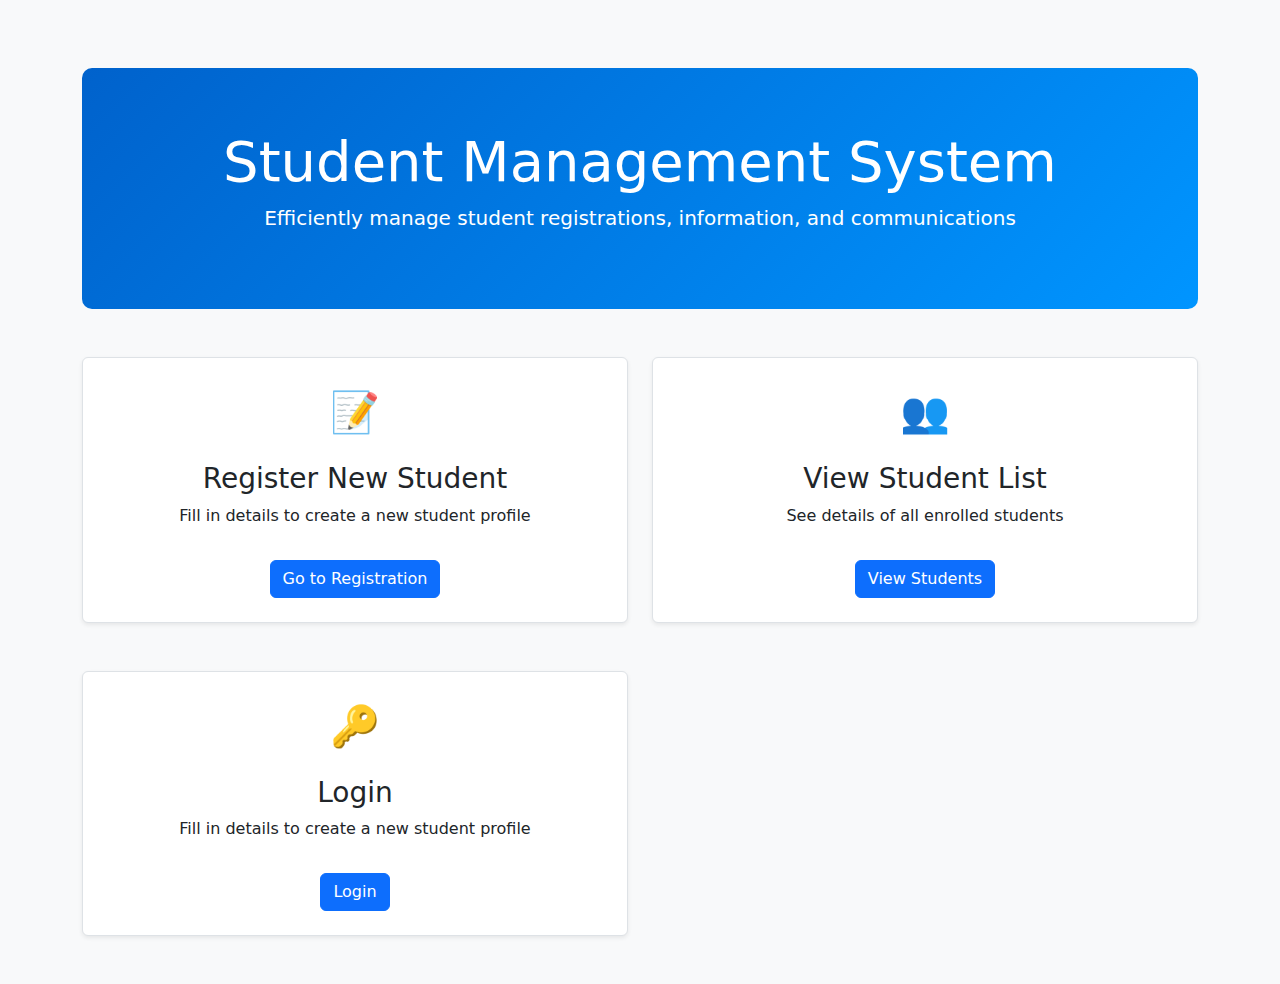
<file: index.html>
<!DOCTYPE html>
<html lang="en">
<head>
    <meta charset="UTF-8">
    <meta name="viewport" content="width=device-width, initial-scale=1.0">
    <title>Student Management System</title>
    <link href="https://cdn.jsdelivr.net/npm/bootstrap@5.3.0-alpha1/dist/css/bootstrap.min.css" rel="stylesheet">
    <link href="style.css" rel="stylesheet">
</head>
<body>
    <div class="container">
        <div class="hero text-center my-5">
            <h1 class="display-4">Student Management System</h1>
            <p class="lead">Efficiently manage student registrations, information, and communications</p>
        </div>

        <div class="row g-4 mb-5">
            <div class="col-md-6">
                <div class="feature-box p-4 border rounded shadow-sm text-center">
                    <div class="feature-icon fs-1">📝</div>
                    <h3>Register New Student</h3>
                    <p>Fill in details to create a new student profile</p>
                    <a href="register.html" class="btn btn-primary mt-3">Go to Registration</a>
                </div>
            </div>
            <div class="col-md-6">
                <div class="feature-box p-4 border rounded shadow-sm text-center">
                    <div class="feature-icon fs-1">👥</div>
                    <h3>View Student List</h3>
                    <p>See details of all enrolled students</p>
                    <a href="student_lists.php" class="btn btn-primary mt-3">View Students</a>
                </div>
            </div>
        </div>
        
        <div class="row g-4 mb-5">
            <div class="col-md-6">
                <div class="feature-box p-4 border rounded shadow-sm text-center">
                    <div class="feature-icon fs-1">🔑</div>
                    <h3>Login</h3>
                    <p>Fill in details to create a new student profile</p>
                    <a href="login.html" class="btn btn-primary mt-3">Login</a>
                </div>
            </div>
        </div>
        
    </div>
    
    <script src="script.js"></script>
    <script src="https://cdn.jsdelivr.net/npm/bootstrap@5.3.0-alpha1/dist/js/bootstrap.bundle.min.js"></script>
</body>
</html>
</file>
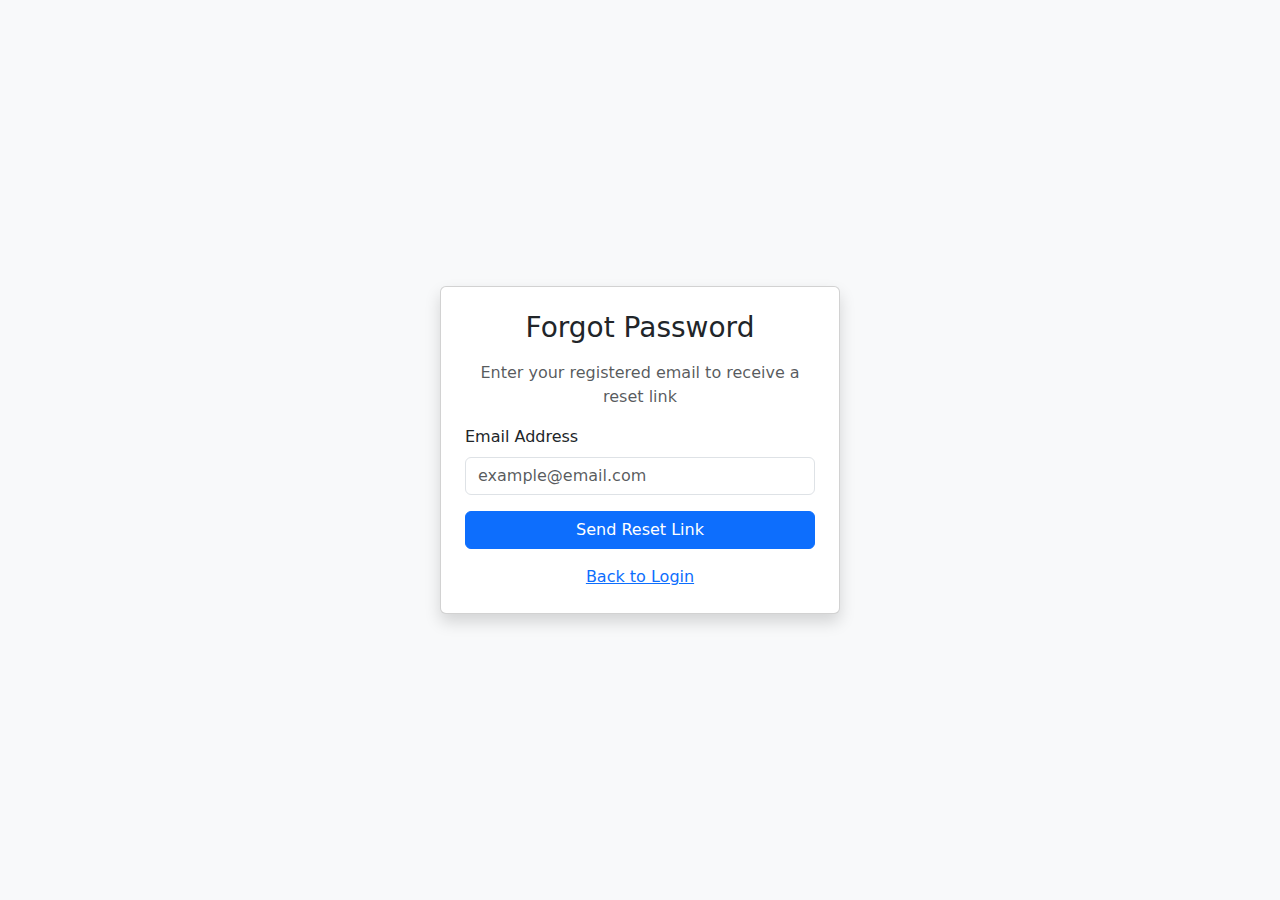
<file: forgot_password.html>
<!DOCTYPE html>
<html lang="en">
<head>
    <meta charset="UTF-8">
    <meta name="viewport" content="width=device-width, initial-scale=1.0">
    <title>Forgot Password</title>
    <link href="https://cdn.jsdelivr.net/npm/bootstrap@5.3.0-alpha1/dist/css/bootstrap.min.css" rel="stylesheet">
</head>
<body class="bg-light">
    <div class="container d-flex justify-content-center align-items-center vh-100">
        <div class="card shadow p-4" style="max-width: 400px; width: 100%;">
            <h3 class="text-center mb-3">Forgot Password</h3>
            <p class="text-muted text-center">Enter your registered email to receive a reset link</p>
            
            <form action="forgot_password.php" method="POST">
                <div class="mb-3">
                    <label for="email" class="form-label">Email Address</label>
                    <input type="email" class="form-control" id="email" name="email" required placeholder="example@email.com">
                </div>
                <div class="d-grid">
                    <button type="submit" class="btn btn-primary">Send Reset Link</button>
                </div>
            </form>
            <div class="mt-3 text-center">
                <a href="login.php">Back to Login</a>
            </div>
        </div>
    </div>
</body>
</html>
</file>
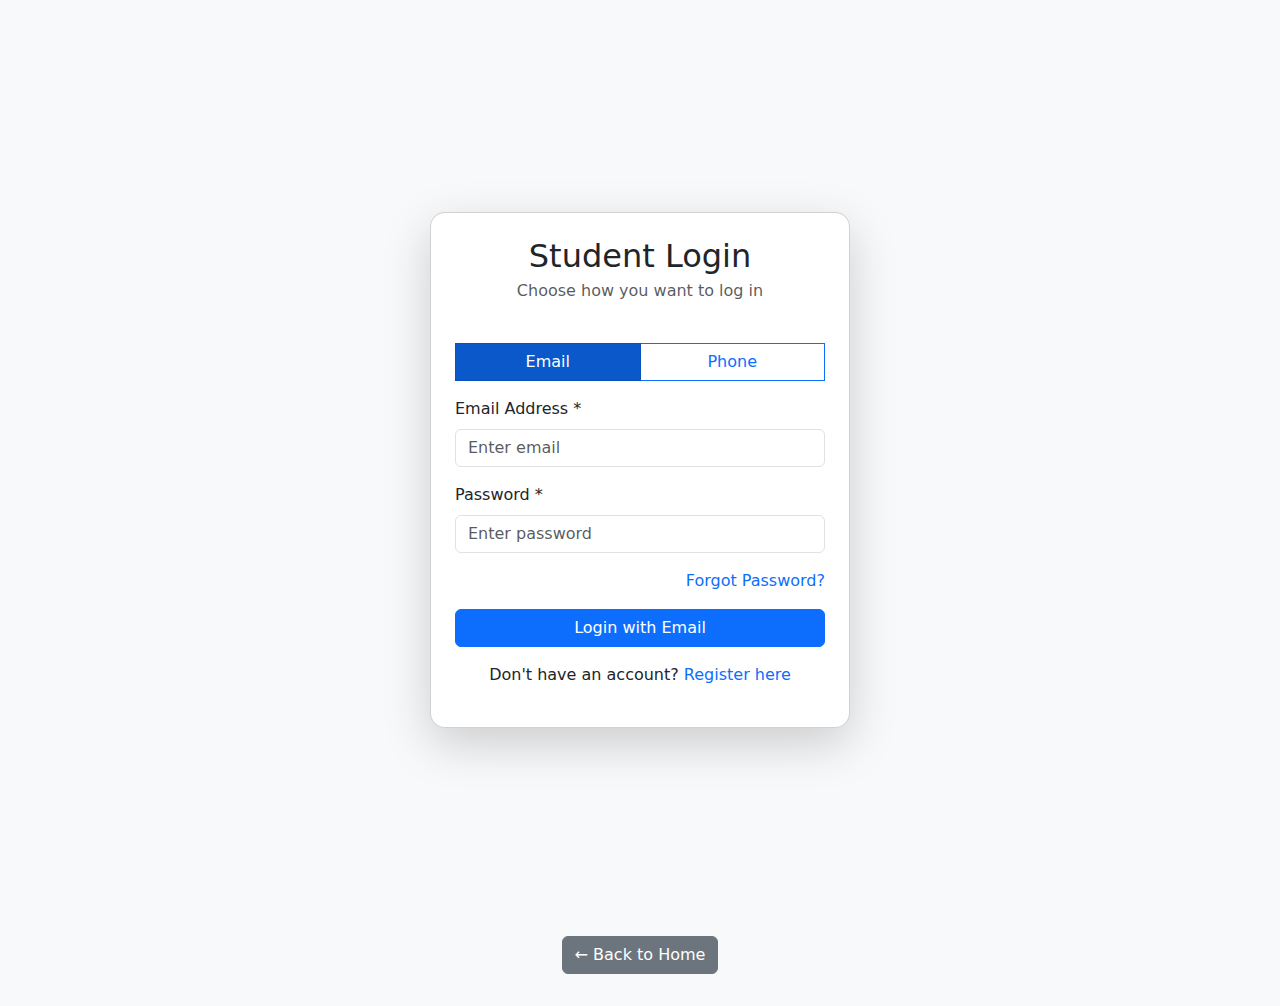
<file: login.html>
<!DOCTYPE html>
<html lang="en">
<head>
  <meta charset="UTF-8">
  <meta name="viewport" content="width=device-width, initial-scale=1.0">
  <title>Student Login</title>
  <link href="https://cdn.jsdelivr.net/npm/bootstrap@5.3.0-alpha1/dist/css/bootstrap.min.css" rel="stylesheet">
  <link href="style.css" rel="stylesheet">
  <style>
    body {
      background-color: #f8f9fa;
    }
    .login-card {
      max-width: 420px;
      border-radius: 15px;
    }
    .form-switcher button {
      width: 50%;
      border-radius: 0;
    }
    .login-form {
      display: none;
    }
    .login-form.active {
      display: block;
    }
  </style>
</head>
<body>
  <div class="container d-flex justify-content-center align-items-center vh-100">

    <div class="card shadow-lg p-4 login-card w-100">
      <div class="text-center mb-4">
        <h2 class="mb-1">Student Login</h2>
        <p class="text-muted">Choose how you want to log in</p>
      </div>

      
      <div class="btn-group w-100 mb-3 form-switcher" role="group">
        <button type="button" class="btn btn-primary active" data-form="email">Email</button>
        <button type="button" class="btn btn-outline-primary" data-form="phone">Phone</button>
      </div>

    
      <form id="emailLoginForm" class="login-form active" action="login.php" method="POST">
        <input type="hidden" name="login_type" value="email">
        
        <div class="mb-3">
          <label for="email" class="form-label">Email Address *</label>
          <input type="email" class="form-control" id="email" name="email" placeholder="Enter email" required>
        </div>

        <div class="mb-3">
          <label for="password_email" class="form-label">Password *</label>
          <input type="password" class="form-control" id="password_email" name="password" placeholder="Enter password" required>
        </div>

        <div class="text-end mb-3">
          <a href="forgot_password.html" class="text-decoration-none">Forgot Password?</a>
        </div>

        <button type="submit" class="btn btn-primary w-100">Login with Email</button>
      </form>

     
      <form id="phoneLoginForm" class="login-form" action="login.php" method="POST">
        <input type="hidden" name="login_type" value="phone">
        
        <div class="mb-3">
          <label for="phone" class="form-label">Phone Number *</label>
          <input type="tel" class="form-control" id="phone" name="phone" placeholder="Enter phone number" required>
        </div>

        <div class="mb-3">
          <label for="password_phone" class="form-label">Password *</label>
          <input type="password" class="form-control" id="password_phone" name="password" placeholder="Enter password" required>
        </div>

        <div class="text-end mb-3">
          <a href="forgot_password.html" class="text-decoration-none">Forgot Password?</a>
        </div>

        <button type="submit" class="btn btn-primary w-100">Login with Phone</button>
      </form>

      <div class="text-center mt-3">
        <p>Don't have an account? <a href="register.html" class="text-decoration-none">Register here</a></p>
      </div>
    </div>
  </div>

  <div class="text-center mt-3">
        <p><a href="index.html" class="btn btn-secondary mb-3">← Back to Home</a></p>
      </div>

  <script>
    document.querySelectorAll('.form-switcher button').forEach(btn => {
      btn.addEventListener('click', function() {
        document.querySelectorAll('.form-switcher button').forEach(b => b.classList.remove('active', 'btn-primary'));
        document.querySelectorAll('.form-switcher button').forEach(b => b.classList.add('btn-outline-primary'));
        
        this.classList.add('active', 'btn-primary');
        this.classList.remove('btn-outline-primary');

        document.querySelectorAll('.login-form').forEach(form => form.classList.remove('active'));
        document.getElementById(this.dataset.form + 'LoginForm').classList.add('active');
      });
    });
  </script>
</body>
</html>
</file>
<file: style.css>
body {
    background-color: #f8f9fa;
    padding-top: 20px;
}

.hero {
    background: linear-gradient(135deg, #0062cc, #0095ff);
    color: white;
    padding: 60px 20px;
    border-radius: 10px;
    margin-bottom: 40px;
    text-align: center;
}
        
.feature-box {
    background-color: white;
    padding: 30px;
    border-radius: 10px;
    box-shadow: 0 4px 8px rgba(0,0,0,0.1);
    transition: transform 0.3s;
    height: 100%;
    text-align: center;
}
        
.feature-box:hover {
    transform: translateY(-5px);
    box-shadow: 0 8px 16px rgba(0,0,0,0.2);
}
        
.feature-icon {
    font-size: 3rem;
    margin-bottom: 20px;
    color: #0062cc;
}

.form-container {
    background-color: white;
    padding: 30px;
    border-radius: 10px;
    box-shadow: 0 4px 8px rgba(0,0,0,0.1);
    max-width: 800px;
    margin: 0 auto;
}
        
.page-header {
    text-align: center;
    margin-bottom: 30px;
    color: #056fcbfb;
}

.table-container {
    background-color: white;
    padding: 30px;
    border-radius: 10px;
    box-shadow: 0 4px 8px rgba(0,0,0,0.1);
}
        
.page-header {
    text-align: center;
    margin-bottom: 30px;
    color: #0062cc;
}
        
.table th {
    background-color: #0062cc;
    color: white;
}
        
.verified-badge {
    background-color: #28a745;
        
}
        
.pending-badge {
            
    background-color: #ffc107;
    color: #212529;
}

.login-card {
    max-width: 420px;
    border-radius: 15px;
}
    
.form-switcher button {
    width: 50%;
    border-radius: 0;
}

.login-form {
    display: none;
}
    
.login-form.active {
    display: block;
}
</file>
